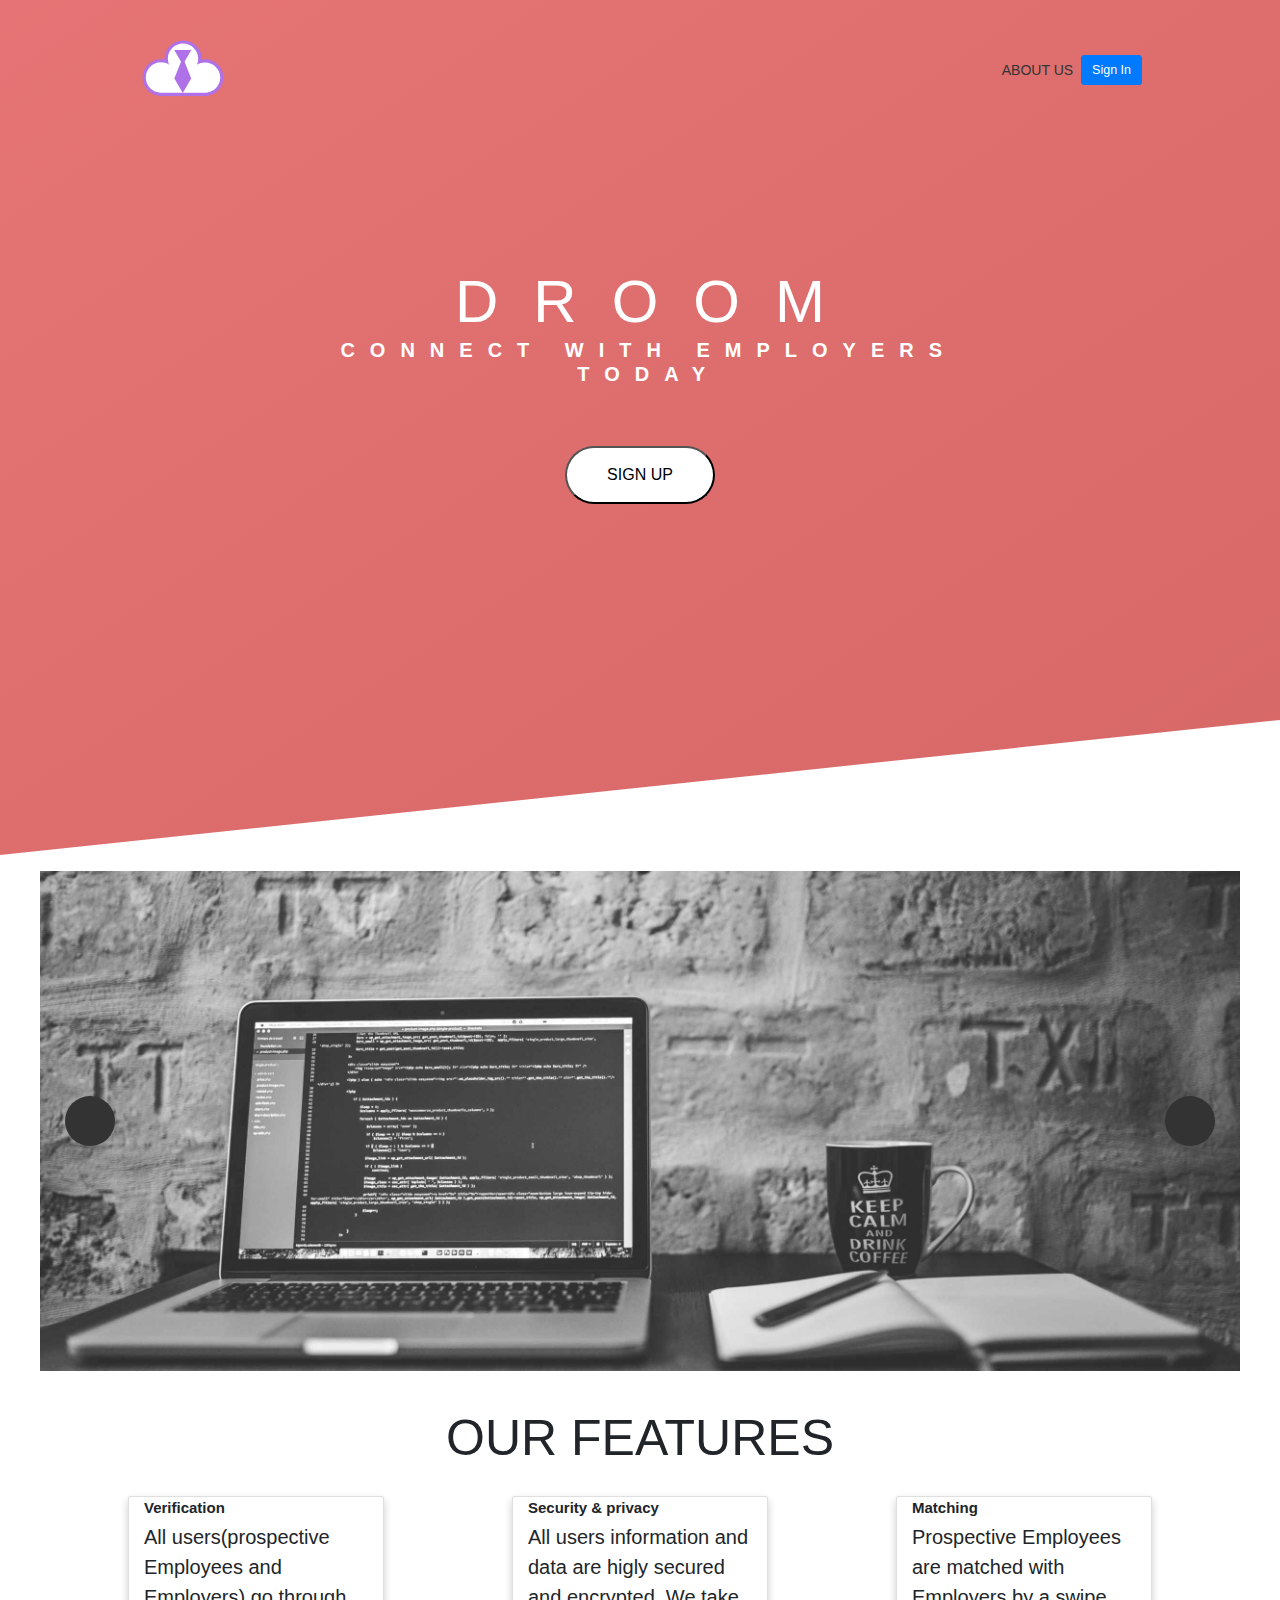
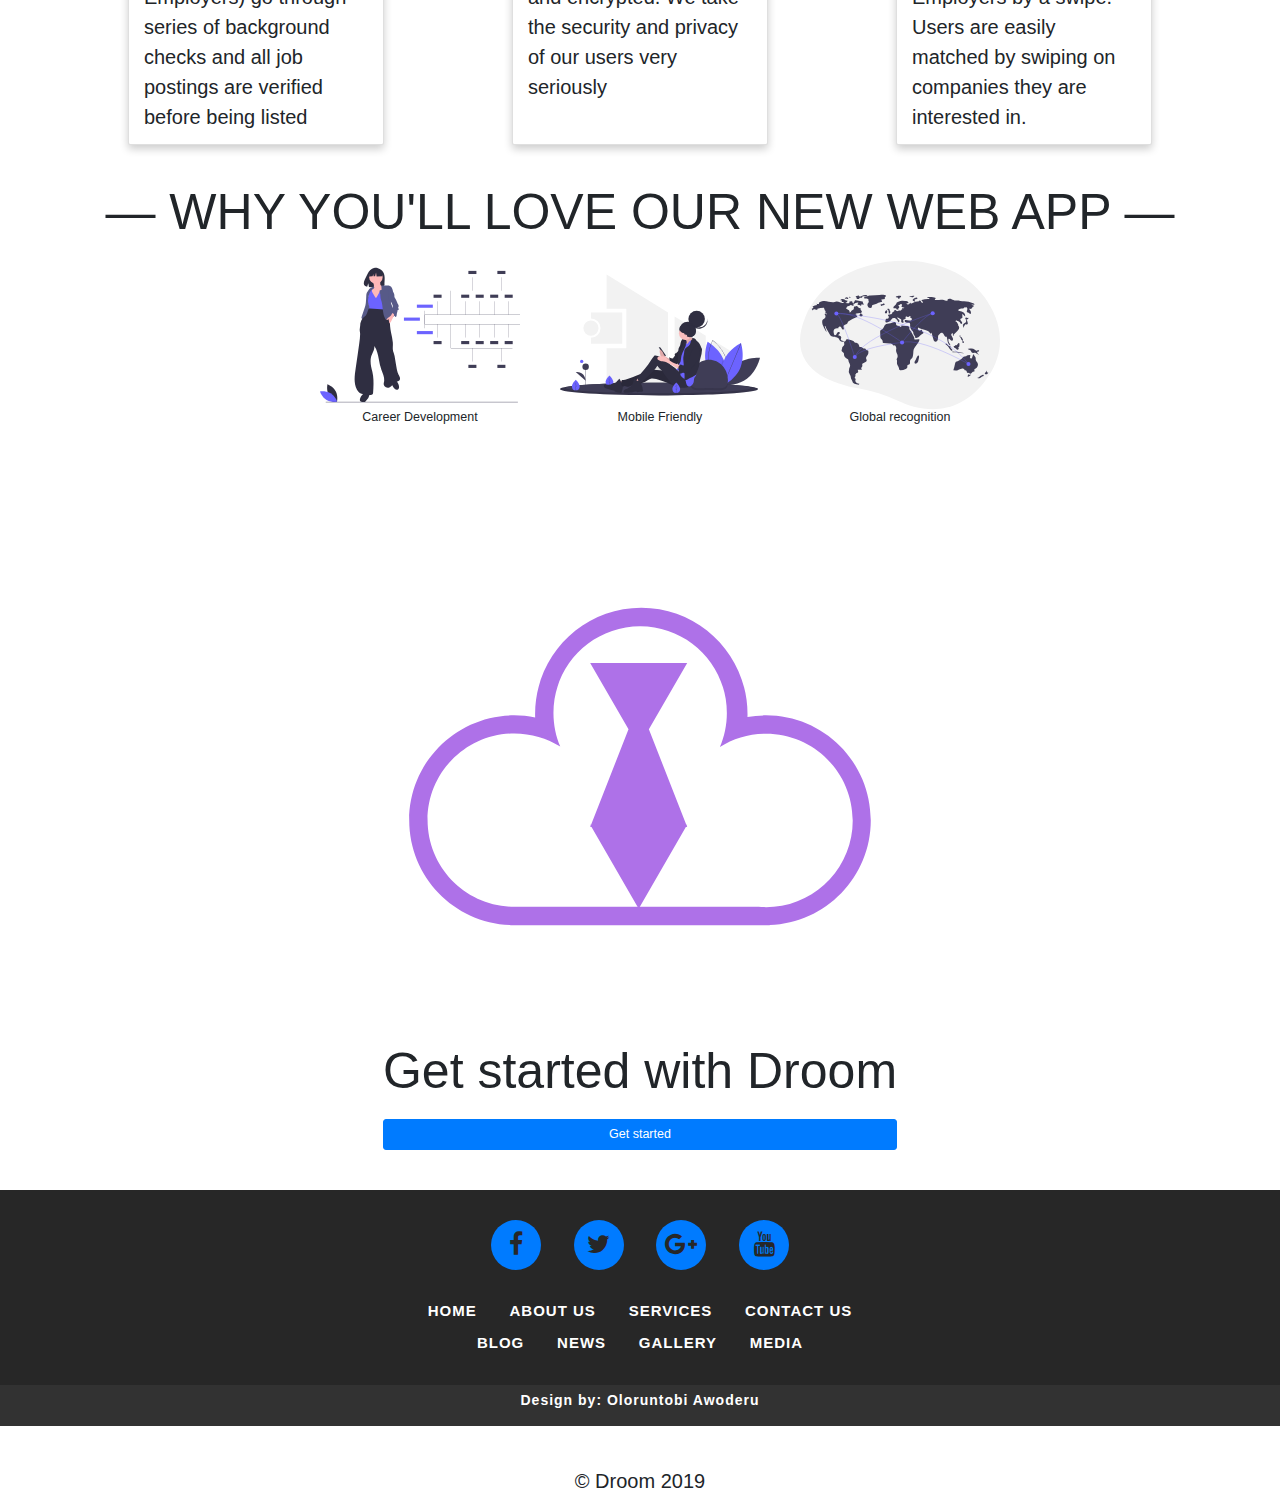
<file: index.html>
<!DOCTYPE html>
<html lang="en">
  <head>
    <meta charset="UTF-8" />
    <meta name="viewport" content="width=device-width, initial-scale=1.0" />
    <meta http-equiv="X-UA-Compatible" content="ie=edge" />
    <link rel="stylesheet" href="css/index.css" />
    <link
      rel="stylesheet"
      href="https://stackpath.bootstrapcdn.com/bootstrap/4.3.1/css/bootstrap.min.css"
      integrity="sha384-ggOyR0iXCbMQv3Xipma34MD+dH/1fQ784/j6cY/iJTQUOhcWr7x9JvoRxT2MZw1T"
      crossorigin="anonymous"
    />
    <link
    rel="stylesheet"
    href="https://stackpath.bootstrapcdn.com/font-awesome/4.7.0/css/font-awesome.min.css"
  />
    <title>Droom</title>
  </head>
  <body>
    <header class="header">
      <nav class="navbar navbar-light ">
        <a  href="index.html"
          ><img  src="assets/image.svg" alt="logo"
        /></a>
        <form class="form-inline">
          <a href="About.html" class="link">About us</a>
          <button   class="btn btn-primary btn-lg" id="btn" type="submit">Sign In</button>
        </form>
      </nav>
      <div class="text-box">
        <h1 class="primary-heading">
          <span class="heading-main">Droom</span>
          <span class="heading-sub">Connect With Employers today</span>
        </h1>
        <button class="btn1">Sign Up</button>
      </div>
    </header>
    <div class="carousel">
      <div class="left-button"></div>

      <img src="assets/apple-black-and-white-black-and-white-169573 (1).jpg" />

      <img src="assets/daniel-canibano-792253-unsplash (1).jpg" />
      <img src="assets/freestocks-org-570356-unsplash (1).jpg" />

      <div class="right-button"></div>
    </div>
    <P>OUR FEATURES</P>
    <div class="allcard">
        <div class="card">
  
            <div class="container">
              <h4><b>Verification</b></h4> 
              <p class="cardparagraph">All users(prospective Employees and Employers) go through series of background checks and all job postings are verified before being listed</p> 
            </div>
          </div>
          <div class="card">
  
              <div class="container">
                <h4><b>Security & privacy</b></h4> 
                <p class="cardparagraph">All users information and data are higly secured and encrypted. We take the security and privacy of our users very seriously</p> 
              </div>
            </div>
            <div class="card">
  
                <div class="container">
                  <h4><b>Matching</b></h4> 
                  <p class="cardparagraph">Prospective Employees are matched with Employers by a swipe. Users are easily matched by swiping on companies they are interested in. </p> 
                </div>
              </div>
    </div>
    <p>— WHY YOU'LL LOVE OUR NEW WEB APP —</p>
    <div class="first">
      <div class="all">
        <img class="image" src="assets/undraw_career_development_oqcb.svg" />
        <h5>Career Development</h5>
      </div>
      <div class="all">
        <img class="image" src="assets/undraw_mobile_user_7oqo.svg" />
        <h5>Mobile Friendly</h5>
      </div>
      <div class="all">
        <img class="image" src="assets/undraw_connected_world_wuay.svg" />
        <h5>Global recognition</h5>
      </div>
    </div>

    <div class="second">
      <img class="secondlogo" src="assets/image.svg" />
      <P>Get started with Droom</P>
      <button onclick="window.location.href = 'https://droom-app.netlify.com/login';" class="btn btn-primary btn-lg">Get started</button>
    </div>
    <script src="index.js"></script>
    <script
      src="https://code.jquery.com/jquery-3.3.1.slim.min.js"
      integrity="sha384-q8i/X+965DzO0rT7abK41JStQIAqVgRVzpbzo5smXKp4YfRvH+8abtTE1Pi6jizo"
      crossorigin="anonymous"
    ></script>
    <script
      src="https://cdnjs.cloudflare.com/ajax/libs/popper.js/1.14.7/umd/popper.min.js"
      integrity="sha384-UO2eT0CpHqdSJQ6hJty5KVphtPhzWj9WO1clHTMGa3JDZwrnQq4sF86dIHNDz0W1"
      crossorigin="anonymous"
    ></script>
    <script
      src="https://stackpath.bootstrapcdn.com/bootstrap/4.3.1/js/bootstrap.min.js"
      integrity="sha384-JjSmVgyd0p3pXB1rRibZUAYoIIy6OrQ6VrjIEaFf/nJGzIxFDsf4x0xIM+B07jRM"
      crossorigin="anonymous"
    ></script>
  </body>
  <div class="footer-main-div">
    <div class="footer-social-icons"> 
        <ul>
          <li><a href="#" target="blank"><i class="fa fa-facebook"></i></a></li>
          <li><a href="#" target="blank"><i class="fa fa-twitter"></i></a></li>
          <li><a href="#" target="blank"><i class="fa fa-google-plus"></i></a></li>
          <li><a href="#" target="blank"><i class="fa fa-youtube"></i></a></li>
        </ul>
       </div>
       <div class="footer-menu-one">
         <ul>
           <li><a href="#">Home</a></li>
           <li><a href="#">About Us</a></li>
           <li><a href="#">Services</a></li>
           <li><a href="#">Contact Us</a></li>
         </ul>
       </div>
       <div class="footer-menu-two">
          <ul>
            <li><a href="#">Blog</a></li>
            <li><a href="#">News</a></li>
            <li><a href="#">Gallery</a></li>
            <li><a href="#">Media</a></li>
          </ul>
        </div>
  </div>
  <div class="footer-bottom">
    <p>Design by: <a href="#">Oloruntobi Awoderu</a></p>
  </div>
  <footer>
    &copy Droom 2019
  </footer>
</html>
</file>
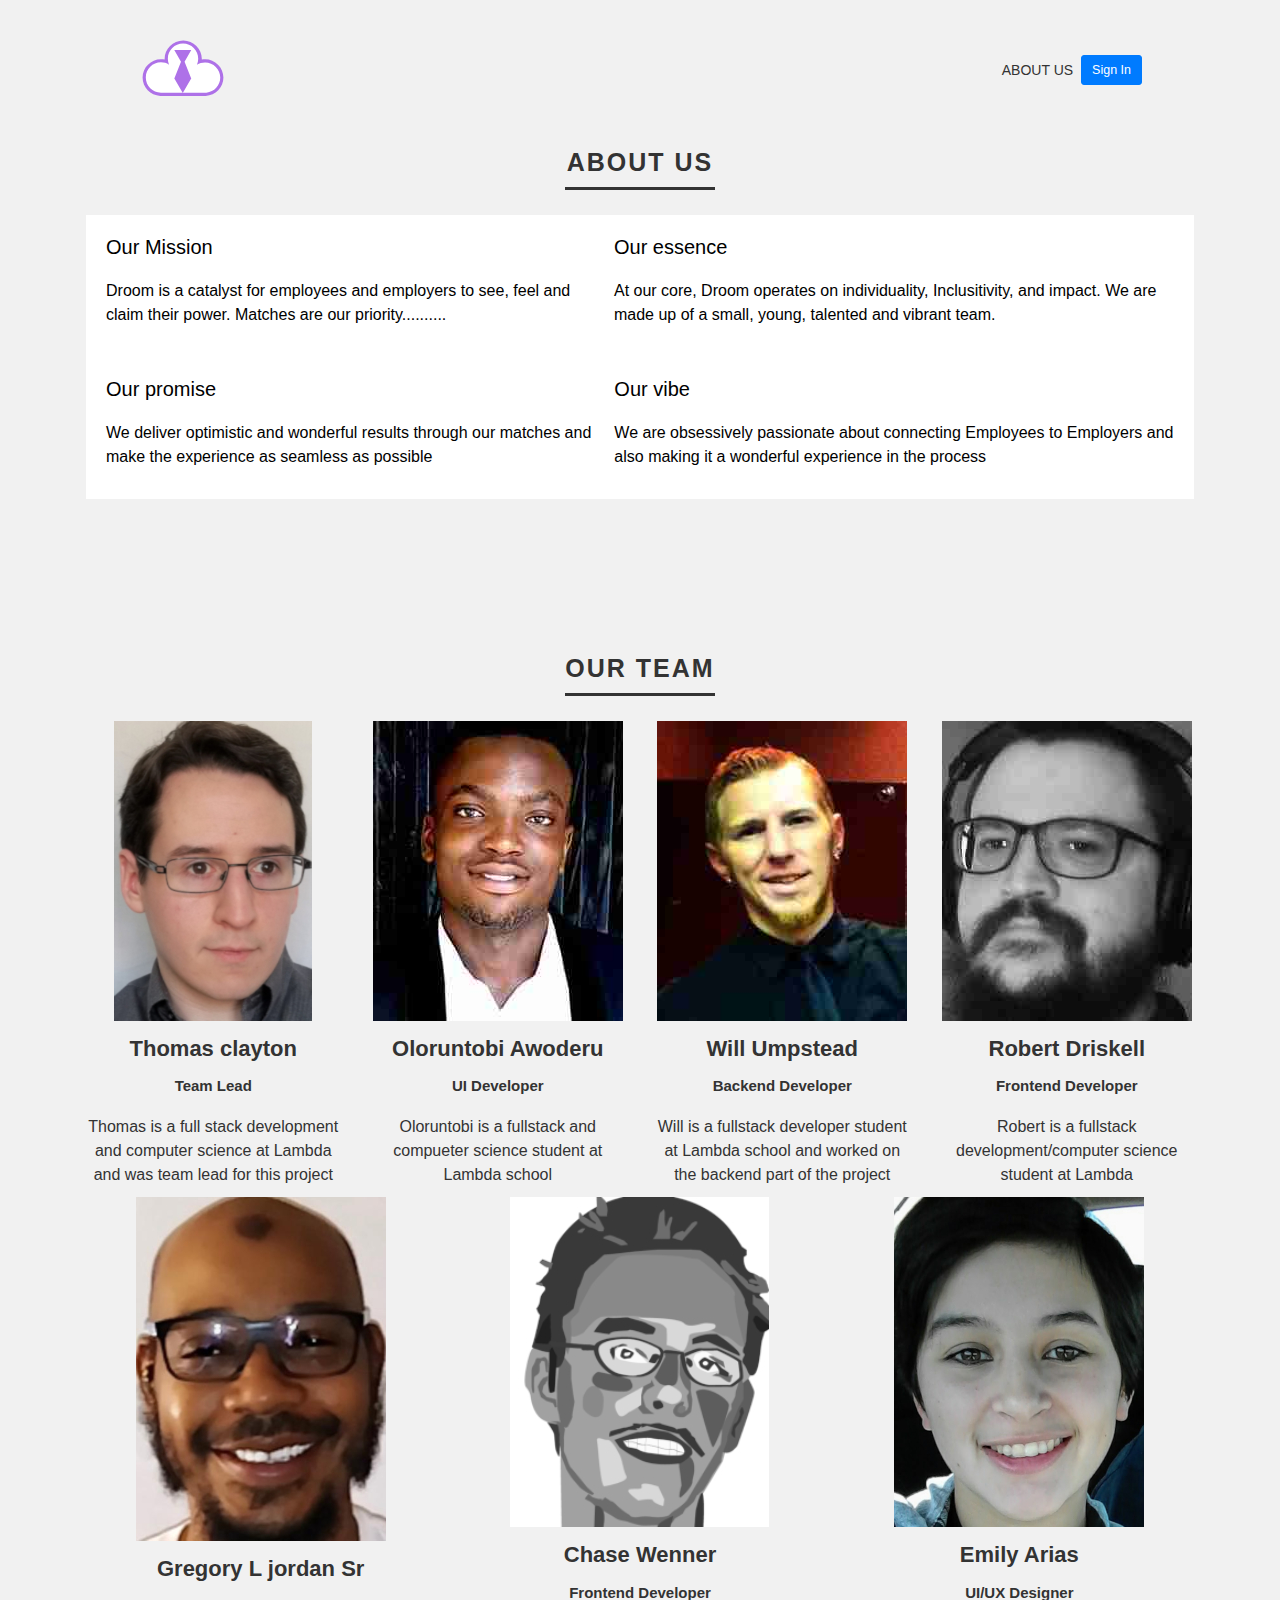
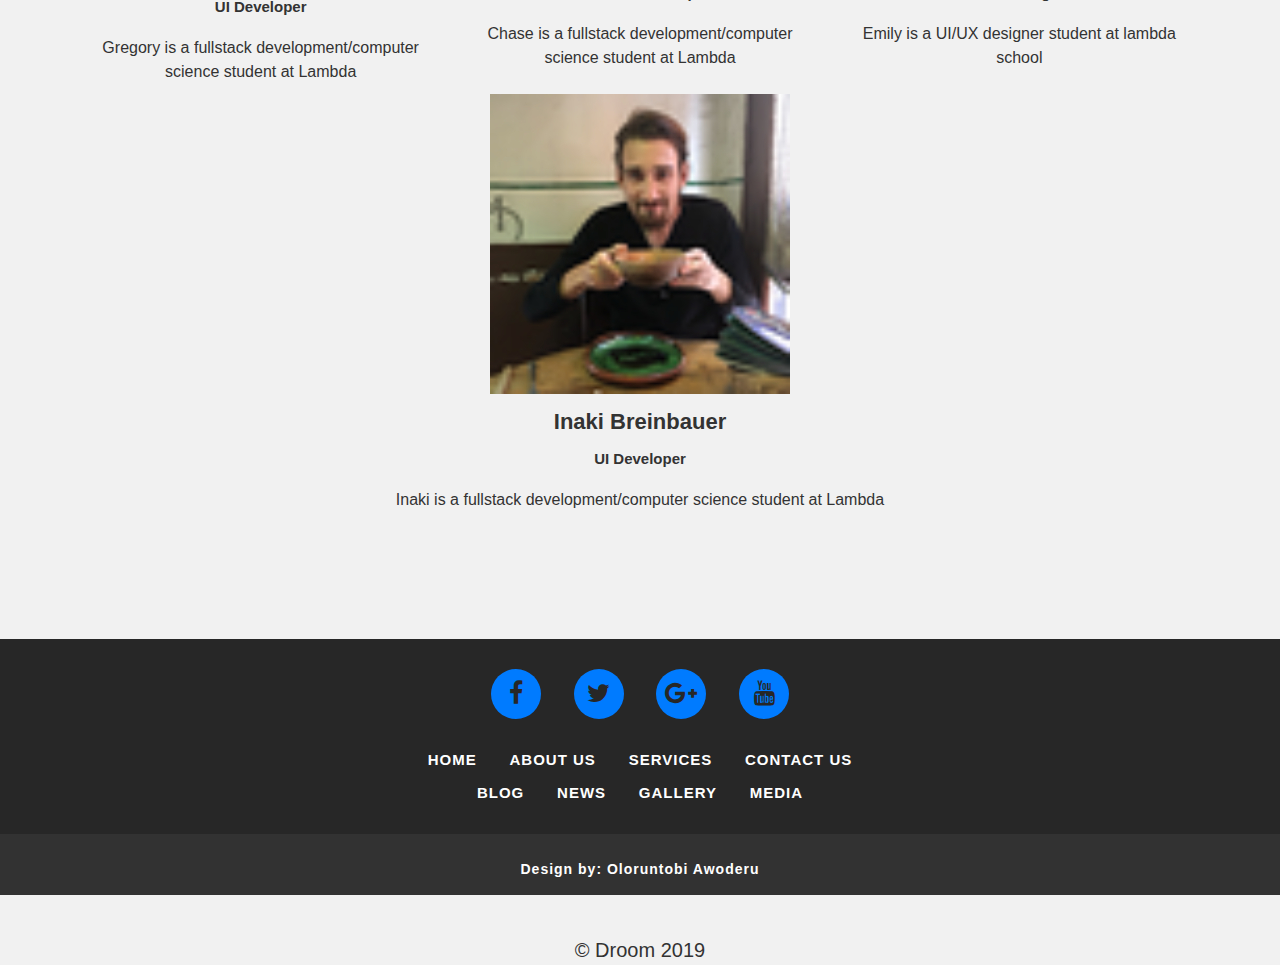
<file: About.html>
<!DOCTYPE html>
<html lang="en">
  <head>
    <meta charset="UTF-8" />
    <meta name="viewport" content="width=device-width, initial-scale=1.0" />
    <meta http-equiv="X-UA-Compatible" content="ie=edge" />
    <link
      rel="stylesheet"
      href="https://stackpath.bootstrapcdn.com/bootstrap/4.3.1/css/bootstrap.min.css"
      integrity="sha384-ggOyR0iXCbMQv3Xipma34MD+dH/1fQ784/j6cY/iJTQUOhcWr7x9JvoRxT2MZw1T"
      crossorigin="anonymous"
    />
    <link
      rel="stylesheet"
      href="https://stackpath.bootstrapcdn.com/font-awesome/4.7.0/css/font-awesome.min.css"
    />
    <link rel="stylesheet" href="css/index.css" />
    <title>Meet The Team</title>
  </head>
  <body>
    <header class="headerabout">
        <nav class="navbar navbar-light ">
            <a  href="index.html"
              ><img  src="assets/image.svg" alt="logo"
            /></a>
            <form class="form-inline">
              <a href="About.html" class="link">About us</a>
              <button class="btn btn-primary btn-lg" type="submit">Sign In</button>
            </form>
          </nav>
    </header>
    <section class="team">
      <div class="container">
        <h1 class="firstheading">ABOUT US</h1>
        <div class="mission">
          <div class="firstdiv">
            <h2>Our Mission</h2>
            <P class="paragraph"
              >Droom is a catalyst for employees and employers to see, feel and
              claim their power. Matches are our priority..........</P
            >
          </div>
          <div>
            <h2>Our essence</h2>
            <p class="paragraph">
              At our core, Droom operates on individuality, Inclusitivity, and
              impact. We are made up of a small, young, talented and vibrant
              team.
            </p>
          </div>
        </div>
        <div class="mission">
          <div class="firstdiv">
            <h2>Our promise</h2>
            <p class="paragraph">
              We deliver optimistic and wonderful results through our matches
              and make the experience as seamless as possible
            </p>
          </div>
          <diV>
            <h2>Our vibe</h2>
            <P class="paragraph"
              >We are obsessively passionate about connecting Employees to
              Employers and also making it a wonderful experience in the
              process</P
            >
          </diV>
        </div>
      </div>
    </section>
    <section class="team">
      <div class="container">
        <h1 class="firstheading">OUR TEAM</h1>
        <div class="row">
          <div class="col profile text-center">
            <div class="img-box">
              <img src="assets/thomas.jpg" />
              <ul>
                <a href="https://github.com/gittc100"
                  ><li><i class="fa fa-github"></i></li
                ></a>
                <a href="#"
                  ><li><i class="fa fa-twitter"></i></li
                ></a>
                <a href="https://www.linkedin.com/in/thomas-claydon/"
                  ><li><i class="fa fa-linkedin"></i></li
                ></a>
              </ul>
            </div>
            <h2 class="secondheading">Thomas clayton</h2>
            <h3 class="thirdheading">Team Lead</h3>
            <P class="paragraph">Thomas is a full stack development and computer science at Lambda and was team lead for this project</P>
          </div>
          <div class="col profile text-center">
            <div class="img-box">
              <img src="assets/FB_IMG_1530730051695.jpg" class="img-responsive" />
              <ul>
                <a href="https://github.com/OLORUNTOBI-LEVELUP"
                  ><li><i class="fa fa-github"></i></li
                ></a>
                <a href="https://twitter.com/tobi_endowed"
                  ><li><i class="fa fa-twitter"></i></li
                ></a>
                <a href="https://www.linkedin.com/in/oloruntobi-awoderu-8b9339178/"
                  ><li><i class="fa fa-linkedin"></i></li
                ></a>
              </ul>
            </div>
            <h2 class="secondheading">Oloruntobi Awoderu</h2>
            <h3 class="thirdheading">UI Developer</h3>
            <P class="paragraph">Oloruntobi is a fullstack and compueter science student at Lambda school</P>
          </div>
          <div class="col profile text-center">
            <div class="img-box">
              <img src="assets/will (1).jpg" class="img-responsive" />
              <ul>
                <a href="https://github.com/brellin"
                  ><li><i class="fa fa-github"></i></li
                ></a>
                <a href="https://twitter.com/willthej"
                  ><li><i class="fa fa-twitter"></i></li
                ></a>
                <a href="#"
                  ><li><i class="fa fa-linkedin"></i></li
                ></a>
              </ul>
            </div>
            <h2 class="secondheading">Will Umpstead</h2>
            <h3 class="thirdheading">Backend Developer</h3>
            <P class="paragraph">Will is a fullstack developer student at Lambda school and worked on the backend part of the project</P>
          </div>
          <div class="col profile text-center">
            <div class="img-box">
              <img src="assets/33584526.jpg" class="img-responsive" />
              <ul>
                <a href="https://github.com/BobbyAD"
                  ><li><i class="fa fa-github"></i></li
                ></a>
                <a href="#"
                  ><li><i class="fa fa-twitter"></i></li
                ></a>
                <a href="https://www.linkedin.com/in/brellin/"
                  ><li><i class="fa fa-linkedin"></i></li
                ></a>
              </ul>
            </div>
            <h2 class="secondheading">Robert Driskell</h2>
            <h3 class="thirdheading">Frontend Developer</h3>
            <P class="paragraph">Robert is a fullstack development/computer science student at Lambda</P>
          </div>
          <div class="col profile text-center">
            <div class="img-box">
              <img src="assets/b6986544-fea5-4423-8c9e-07532eb873ef (1).jpg" class="img-responsive" />
              <ul>
                <a href="https://github.com/gregjordansr"
                  ><li><i class="fa fa-github"></i></li
                ></a>
                <a href="#"
                  ><li><i class="fa fa-twitter"></i></li
                ></a>
                <a href="#"
                  ><li><i class="fa fa-linkedin"></i></li
                ></a>
              </ul>
            </div>
            <h2 class="secondheading">Gregory L jordan Sr</h2>
            <h3 class="thirdheading">UI Developer</h3>
            <P class="paragraph">Gregory is a fullstack development/computer science student at Lambda</P>
          </div>
          <div class="col profile text-center">
            <div class="img-box">
              <img src="assets/Chase.jpg" class="img-responsive" />
              <ul>
                <a href="https://github.com/chasester"
                  ><li><i class="fa fa-github"></i></li
                ></a>
                <a href="#"
                  ><li><i class="fa fa-twitter"></i></li
                ></a>
                <a href="#"
                  ><li><i class="fa fa-linkedin"></i></li
                ></a>
              </ul>
            </div>
            <h2 class="secondheading">Chase Wenner</h2>
            <h3 class="thirdheading">Frontend Developer</h3>
            <P class="paragraph">Chase is a fullstack development/computer science student at Lambda</P>
          </div>
          <div class="col profile text-center">
            <div class="img-box">
              <img src="assets/20171005_141756 (1).jpg" class="img-responsive" />
              <ul>
                <a href="https://github.com/Ehuntwork"
                  ><li><i class="fa fa-github"></i></li
                ></a>
                <a href="#"
                  ><li><i class="fa fa-twitter"></i></li
                ></a>
                <a href="#"
                  ><li><i class="fa fa-linkedin"></i></li
                ></a>
              </ul>
            </div>
            <h2 class="secondheading">Emily Arias</h2>
            <h3 class="thirdheading">UI/UX Designer</h3>
            <P class="paragraph">Emily is a UI/UX designer student at lambda school</P>
          </div>
          <div class="col profile text-center">
            <div class="img-box">
              <img src="assets/image.jpg" class="img-responsive" />
              <ul>
                <a href="https://github.com/quansenB"
                  ><li><i class="fa fa-github"></i></li
                ></a>
                <a href="#"
                  ><li><i class="fa fa-twitter"></i></li
                ></a>
                <a href="#"
                  ><li><i class="fa fa-linkedin"></i></li
                ></a>
              </ul>
            </div>
            <h2 class="secondheading">Inaki Breinbauer</h2>
            <h3 class="thirdheading">UI Developer</h3>
            <P class="paragraph">Inaki is a fullstack development/computer science student at Lambda</P>
          </div>
        </div>
      </div>
    </section>
  </body>
  <div class="footer-main-div">
      <div class="footer-social-icons"> 
          <ul>
            <li><a href="#" target="blank"><i class="fa fa-facebook"></i></a></li>
            <li><a href="#" target="blank"><i class="fa fa-twitter"></i></a></li>
            <li><a href="#" target="blank"><i class="fa fa-google-plus"></i></a></li>
            <li><a href="#" target="blank"><i class="fa fa-youtube"></i></a></li>
          </ul>
         </div>
         <div class="footer-menu-one">
           <ul>
             <li><a href="#">Home</a></li>
             <li><a href="#">About Us</a></li>
             <li><a href="#">Services</a></li>
             <li><a href="#">Contact Us</a></li>
           </ul>
         </div>
         <div class="footer-menu-two">
            <ul>
              <li><a href="#">Blog</a></li>
              <li><a href="#">News</a></li>
              <li><a href="#">Gallery</a></li>
              <li><a href="#">Media</a></li>
            </ul>
          </div>
    </div>
    <div class="footer-bottom">
      <p>Design by: <a href="#">Oloruntobi Awoderu</a></p>
    </div>
  <footer>
      &copy Droom 2019
    </footer>
</html>
</file>
<file: css/index.css>
nav {
  width: 80%;
  height: 7rem;
  line-height: 7rem;
  position: absolute;
  font-size: 1.4rem;
  top: 2rem;
  left: 50%;
  transform: translateX(-50%);
  text-transform: uppercase;
}
.logo-box {
  float: left;
}
.logo {
  width: 7rem;
  height: 7rem;
  margin-right: 10rem;
}
nav ul {
  list-style: none;
  float: left;
}
nav ul li {
  display: inline-block;
  padding: 0 1.5rem;
}
li a {
  text-decoration: none;
  color: #fff;
}
nav ul li a:hover {
  padding-bottom: 0.5rem;
  border-bottom: 0.1rem solid #fff;
}
.carousel {
  width: 100%;
  display: flex;
  justify-content: center;
  align-items: center;
  flex-direction: row;
  height: 500px;
  position: relative;
  overflow: hidden;
  margin-top: 16px;
  margin-bottom: 3rem;
}
@media (min-width: 1200px) {
  .carousel {
    width: 1200px;
  }
}
.carousel .left-button,
.carousel .right-button {
  display: flex;
  justify-content: center;
  align-items: none;
  flex-direction: row;
  color: white;
  background-color: #333;
  font-size: 40px;
  border-radius: 50%;
  position: absolute;
  width: 50px;
  height: 50px;
  cursor: pointer;
}
.carousel .left-button:hover,
.carousel .right-button:hover {
  color: #333;
  background-color: #fff;
  border: 2px solid #333;
}
.carousel .left-button {
  top: 50%;
  left: 25px;
  transform: translate(0, -50%);
}
.carousel .right-button {
  top: 50%;
  right: 25px;
  transform: translate(0, -50%);
}
.carousel img {
  width: 100%;
  display: none;
}
.width-100 {
  width: 100%;
}
.border-bottom-grey {
  border-bottom: 1px solid lightgrey;
}
.team {
  margin: 7.5rem 0;
}
.firstheading {
  text-align: center;
  font-weight: bold;
  letter-spacing: 0.2rem;
  color: #333;
  padding-bottom: 1rem;
}
.firstheading::after {
  content: "";
  background: #333;
  display: block;
  height: 0.3rem;
  width: 15rem;
  margin: 1rem auto;
}
.paragraph {
  font-size: 1.6rem;
}
.profile .img-box {
  display: block;
  opacity: 1;
  position: relative;
}
.profile h2 {
  font-size: 22px;
  font-weight: bold;
  margin-top: 15px;
}
.profile h3 {
  font-size: 15px;
  font-weight: bold;
  margin-top: 15px;
}
.img-box:after {
  content: "";
  opacity: 0;
  background-color: rgba(0, 0, 0, 0.6);
  position: absolute;
  right: 0;
  left: 0;
  top: 0;
  bottom: 0;
}
.img-box ul {
  margin: 0;
  padding: 20px 0;
  position: absolute;
  z-index: 1;
  bottom: 0;
  display: block;
  left: 50%;
  transform: translateX(-50%);
  opacity: 0;
}
.img-box ul li {
  width: 30px;
  height: 30px;
  border: 1px solid #fff;
  margin: 3px;
  padding: 7px;
  display: inline-block;
}
.img-box a {
  color: #fff;
}
.img-box:hover::after {
  opacity: 1;
}
.img-box:hover ul {
  opacity: 1;
}
.link {
  text-decoration: none;
  margin-right: 0.8rem;
  color: #333;
}
.headerabout {
  width: 100%;
  background-size: cover;
  position: relative;
}
.mission {
  display: flex;
  justify-content: space-evenly;
  background-color: white;
  color: black;
  padding-top: 2rem;
  padding-bottom: 2rem;
  padding-right: 2rem;
}
.firstdiv {
  padding-right: 2rem;
  padding-left: 2rem;
}
.header {
  width: 100%;
  height: 95vh;
  background: linear-gradient(to right bottom, rgba(213, 23, 26, 0.6), rgba(186, 3, 0, 0.6));
  background-size: cover;
  position: relative;
  clip-path: polygon(0 0, 100% 0, 100% 80vh, 0 100%);
}
.text-box {
  position: absolute;
  top: 45%;
  left: 50%;
  transform: translate(-50%, -50%);
  font-size: 3rem;
  text-align: center;
}
.primary-heading {
  color: #fff;
  text-transform: uppercase;
  margin-bottom: 6rem;
}
.heading-main {
  display: block;
  font-size: 6rem;
  font-weight: 400;
  letter-spacing: 3.5rem;
  margin-right: -3.5rem;
  animation: moveleft 1s ease-in;
}
.heading-sub {
  display: block;
  font-size: 2rem;
  font-weight: 700;
  letter-spacing: 1.5rem;
  margin-right: -1.75rem;
}
.btn1 {
  text-transform: uppercase;
  padding: 1.5rem 4rem;
  border-radius: 10rem;
  background-color: white;
  font-size: 1.6rem;
  color: #000;
  transition: all 0.2s;
  animation: moveup 1.5s ease-in;
}
@media (max-width: 768px) {
  .btn1 {
    margin-left: 4rem;
  }
}
.btn1:hover {
  transform: translateY(0.3rem);
  box-shadow: 0.1rem 2rem rgba(0, 0, 0, 0.2);
}
p {
  margin-top: 2rem;
  font-size: 5rem;
}
@media (max-width: 1000px) {
  p {
    font-size: 3rem;
  }
}
.footer-main-div {
  width: 100%;
  height: auto;
  margin: auto;
  background-color: #272727;
  padding: 30px 0px;
  margin-top: 4rem;
}
a {
  text-decoration: none;
}
.footer-social-icons {
  width: 100%;
  height: auto;
  margin: auto;
}
.footer-social-icons ul {
  margin: 0px;
  padding: 0px;
  text-align: center;
}
.footer-social-icons ul li {
  display: inline-block;
  width: 50px;
  height: 50px;
  margin: 0px 15px;
  border-radius: 100%;
  background: #007bff;
}
.footer-social-icons ul li a {
  color: #272727;
  font-size: 25px;
  display: block;
}
.footer-social-icons ul li a i {
  line-height: 50px;
}
.footer-social-icons ul li:hover {
  background: #f00;
}
.footer-social-icons ul li:hover a {
  color: #fff;
}
.footer-menu-one {
  width: 100%;
  height: auto;
  margin: auto;
  margin-top: 30px;
}
.footer-menu-one ul {
  margin: 0px;
  padding: 0px;
  text-align: center;
}
.footer-menu-one ul li {
  display: inline-block;
  margin: 0px 15px;
}
.footer-menu-one ul li a {
  font-size: 15px;
  font-weight: 600;
  color: #fff;
  letter-spacing: 1px;
  text-transform: uppercase;
}
.footer-menu-one ul li a:hover {
  color: #323232;
}
.footer-menu-two {
  width: 100%;
  height: auto;
  margin: auto;
  margin-top: 10px;
}
.footer-menu-two ul {
  margin: 0px;
  padding: 0px;
  text-align: center;
}
.footer-menu-two ul li {
  display: inline-block;
  margin: 0px 15px;
}
.footer-menu-two ul li a {
  font-size: 15px;
  font-weight: 600;
  color: #fff;
  letter-spacing: 1px;
  text-transform: uppercase;
}
.footer-menu-two ul li a:hover {
  color: #272727;
}
.footer-bottom {
  width: 100%;
  height: auto;
  margin: auto;
  background: #323232;
  padding: 5px;
}
.footer-bottom p {
  font-family: Arial, Helvetica, sans-serif;
  font-size: 14px;
  text-align: center;
  color: #fff;
  font-weight: 600;
  letter-spacing: 1px;
}
.footer-bottom p a {
  color: #fff;
}
.footer-bottom p a:hover {
  color: #272727;
}
footer {
  margin-top: 4rem;
  font-size: 2rem;
}
.card {
  box-shadow: 0 4px 8px 0 rgba(0, 0, 0, 0.2);
  transition: 0.3s;
  width: 20%;
}
.card:hover {
  box-shadow: 0 8px 16px 0 rgba(0, 0, 0, 0.2);
}
.container {
  padding: 2px 16px;
}
.allcard {
  display: flex;
  justify-content: space-evenly;
  flex-wrap: wrap;
  margin-top: 1rem;
  margin-bottom: 3rem;
}
.cardparagraph {
  font-size: 2rem;
}
@media (max-width: 1000px) {
  .allcard {
    flex-direction: column;
    flex-wrap: wrap;
    justify-content: center;
    align-items: center;
  }
  .card {
    width: 80%;
    margin-bottom: 2rem;
  }
}
* {
  margin: 0;
  padding: 0;
  box-sizing: border-box;
}
html {
  font-size: 10px;
}
body {
  display: flex;
  justify-content: none;
  align-items: center;
  flex-direction: column;
  background-color: #f1f1f1;
  color: #333;
  font-family: "PT Sans", sans-serif;
}
@keyframes moveleft {
  0% {
    opacity: 0;
    transform: translateX(-10rem);
  }
  100% {
    opacity: 1;
    transform: translate(0);
  }
}
@keyframes moveup {
  0% {
    opacity: 0;
    transform: translateY(2rem);
  }
  100% {
    opacity: 1;
    transform: translate(0);
  }
}
.first {
  display: flex;
  flex-direction: row;
  justify-content: space-evenly;
}
.all {
  margin-left: 4rem;
  margin-bottom: 2rem;
}
h5 {
  text-align: center;
}
.second {
  margin-top: 7rem;
  display: flex;
  flex-direction: column;
  justify-content: center;
  align-content: center;
}
@media (max-width: 768px) {
  p {
    font-size: 3rem;
  }
}
@media (max-width: 650px) {
  .first {
    flex-direction: column;
    margin-right: 5.5rem;
  }
  p {
    font-size: 1.5rem;
  }
}
@media (max-width: 650px) {
  .text-box {
    position: absolute;
    top: 45%;
    left: 40%;
    transform: translate(-50%, -50%);
    font-size: 1rem;
    text-align: center;
  }
  .heading-main {
    display: block;
    font-size: 4rem;
    font-weight: 400;
    letter-spacing: 2rem;
    margin-right: -6.5rem;
    animation: moveleft 1s ease-in;
  }
  .heading-sub {
    display: block;
    font-size: 1rem;
    font-weight: 700;
    letter-spacing: 1rem;
    margin-right: -4.75rem;
  }
}
</file>
